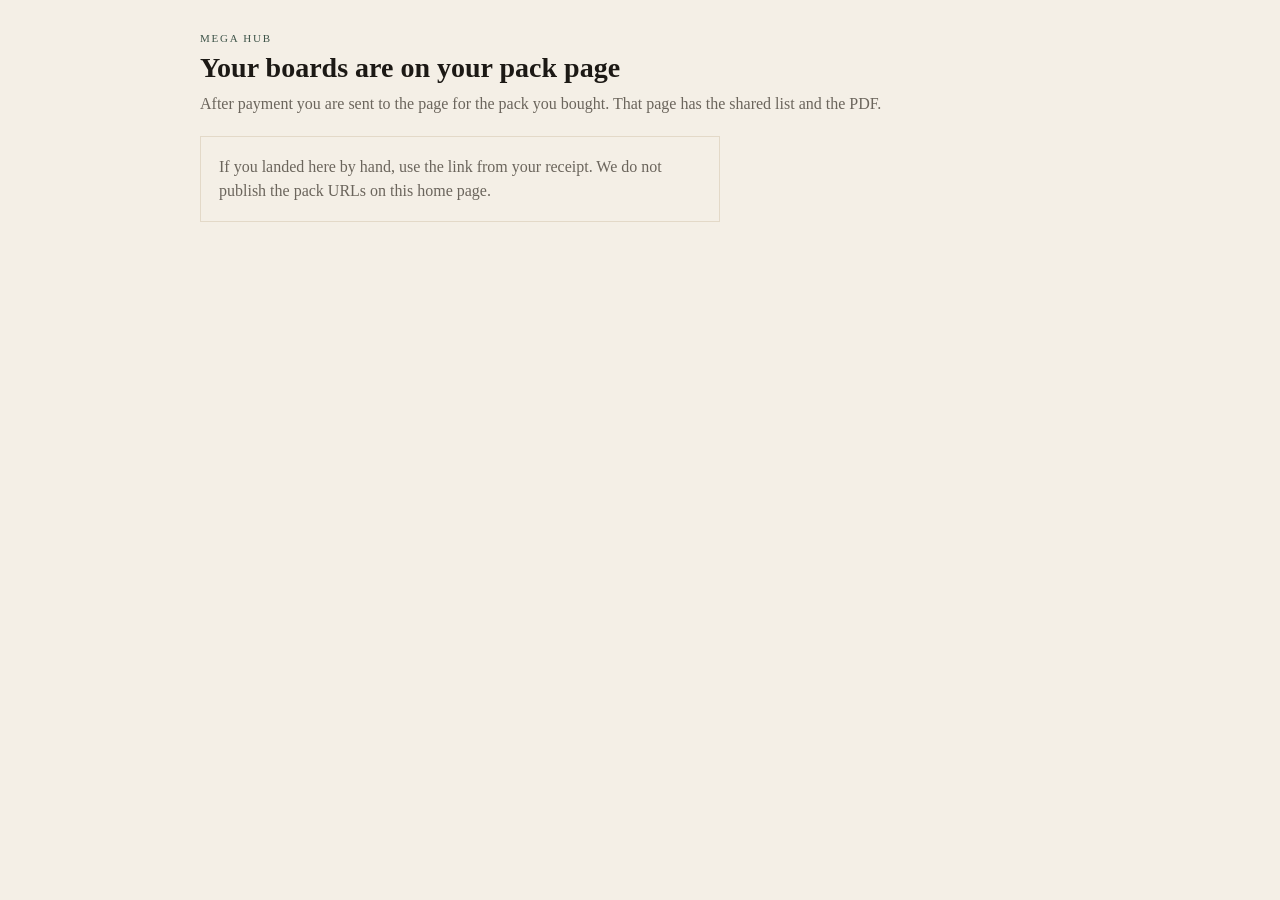
<file: mega-millions-obrigado/index.html>
<!doctype html>
<html lang="en">
<head>
<meta charset="utf-8"/>
<meta name="viewport" content="width=device-width,initial-scale=1"/>
<title>Mega Hub · Your boards</title>
<style>
:root{--cream:#F4EFE6;--ink:#1C1915;--sage:#3D5348;--muted:#6B655C;--line:#E3D9C8}
*{box-sizing:border-box}
html,body{margin:0;background:var(--cream);color:var(--ink);font-family:Georgia,serif}
.wrap{max-width:920px;margin:0 auto;padding:32px 20px 64px}
.kicker{letter-spacing:.16em;text-transform:uppercase;font-size:11px;color:var(--sage);margin:0 0 8px}
h1{font-size:28px;margin:0 0 8px}
.meta{color:var(--muted);margin:0 0 20px;line-height:1.5}
.bar{display:flex;gap:10px;flex-wrap:wrap;margin:0 0 22px}
a.btn{display:inline-block;background:var(--ink);color:var(--cream);text-decoration:none;padding:10px 14px;font-size:14px}
a.btn.ghost{background:transparent;color:var(--ink);border:1px solid var(--ink)}
.note{font-size:13px;color:var(--muted);border-top:1px solid var(--line);padding-top:14px;margin-top:8px}
table{width:100%;border-collapse:collapse;font-family:ui-monospace,SFMono-Regular,Menlo,Consolas,monospace;font-size:13px}
th{text-align:left;font-size:11px;letter-spacing:.08em;color:var(--muted);padding:6px 8px;border-bottom:1px solid var(--line)}
td{padding:5px 8px;border-bottom:1px solid #efe6d8}
td.n{width:54px;color:var(--muted)}
td.mega{width:52px;font-weight:700}
tr.pick{cursor:pointer}
tr.pick:hover{background:#efe6d8}
.home-card{border:1px solid var(--line);padding:18px;margin:18px 0 0;max-width:520px}
.modal{display:none;position:fixed;inset:0;background:rgba(28,25,21,.72);z-index:40;padding:16px;overflow:auto}
.modal.open{display:flex;align-items:center;justify-content:center}
.slip{position:relative;width:min(420px,94vw);background:#fff;box-shadow:0 16px 50px rgba(0,0,0,.28)}
.slip img{display:block;width:100%;height:auto}
.slip .nums{position:absolute;left:9%;right:9%;top:47.2%;height:8.6%;display:flex;align-items:center;justify-content:space-between;font-family:Arial,Helvetica,sans-serif;font-weight:800;color:#111;letter-spacing:.02em}
.slip .nums span{font-size:clamp(18px,6.4vw,28px)}
.slip .nums .qp{letter-spacing:0}
.modal .x{position:absolute;top:10px;right:14px;border:0;background:transparent;color:#fff;font-size:28px;cursor:pointer}
.notice{background:#fff;border:1px solid var(--line);padding:18px 18px 16px;margin:0 0 22px}
.notice .who{margin:0 0 10px;font-size:18px}
.notice .draw{margin:0 0 10px;font-size:16px}
.notice .draw strong{font-weight:700}
.notice .keep{margin:0;color:var(--muted);font-size:14px;line-height:1.55}
.thanks{max-width:520px}
.field{margin:18px 0 12px}
.field label{display:block;font-size:13px;margin:0 0 6px;color:var(--muted)}
.field input{width:100%;padding:12px 12px;font-size:16px;border:1px solid var(--line);background:#fff;color:var(--ink);font-family:Georgia,serif}
.field input:focus{outline:2px solid var(--sage);border-color:var(--sage)}
button.go{display:inline-block;background:var(--ink);color:var(--cream);border:0;padding:12px 16px;font-size:15px;cursor:pointer;font-family:Georgia,serif}
.err{display:none;color:#8a2b2b;font-size:13px;margin:0 0 12px}
.err.show{display:block}
.logo{display:block;width:min(280px,70vw);height:auto;margin:0 0 18px}
.thanks-card{background:#fff;border:1px solid var(--line);padding:28px 24px 26px;max-width:460px}
.emailbar{display:flex;gap:8px;flex-wrap:wrap;align-items:center;background:#fff;border:1px solid var(--line);padding:10px;margin:0 0 18px}
.emailbar input{flex:1;min-width:180px;padding:10px 12px;font-size:15px;border:1px solid var(--line);background:var(--cream);color:var(--ink);font-family:Georgia,serif}
.emailbar button{background:var(--ink);color:var(--cream);border:0;padding:10px 14px;font-size:14px;cursor:pointer;font-family:Georgia,serif}
.boards{display:none}
.boards.show{display:block}
</style>
</head>
<body>
<main class="wrap">
<p class="kicker">Mega Hub</p>
<h1>Your boards are on your pack page</h1>
<p class="meta">After payment you are sent to the page for the pack you bought. That page has the shared list and the PDF.</p>
<div class="home-card">
<p class="meta" style="margin:0">If you landed here by hand, use the link from your receipt. We do not publish the pack URLs on this home page.</p>
</div>
</main>
</body>
</html>
</file>
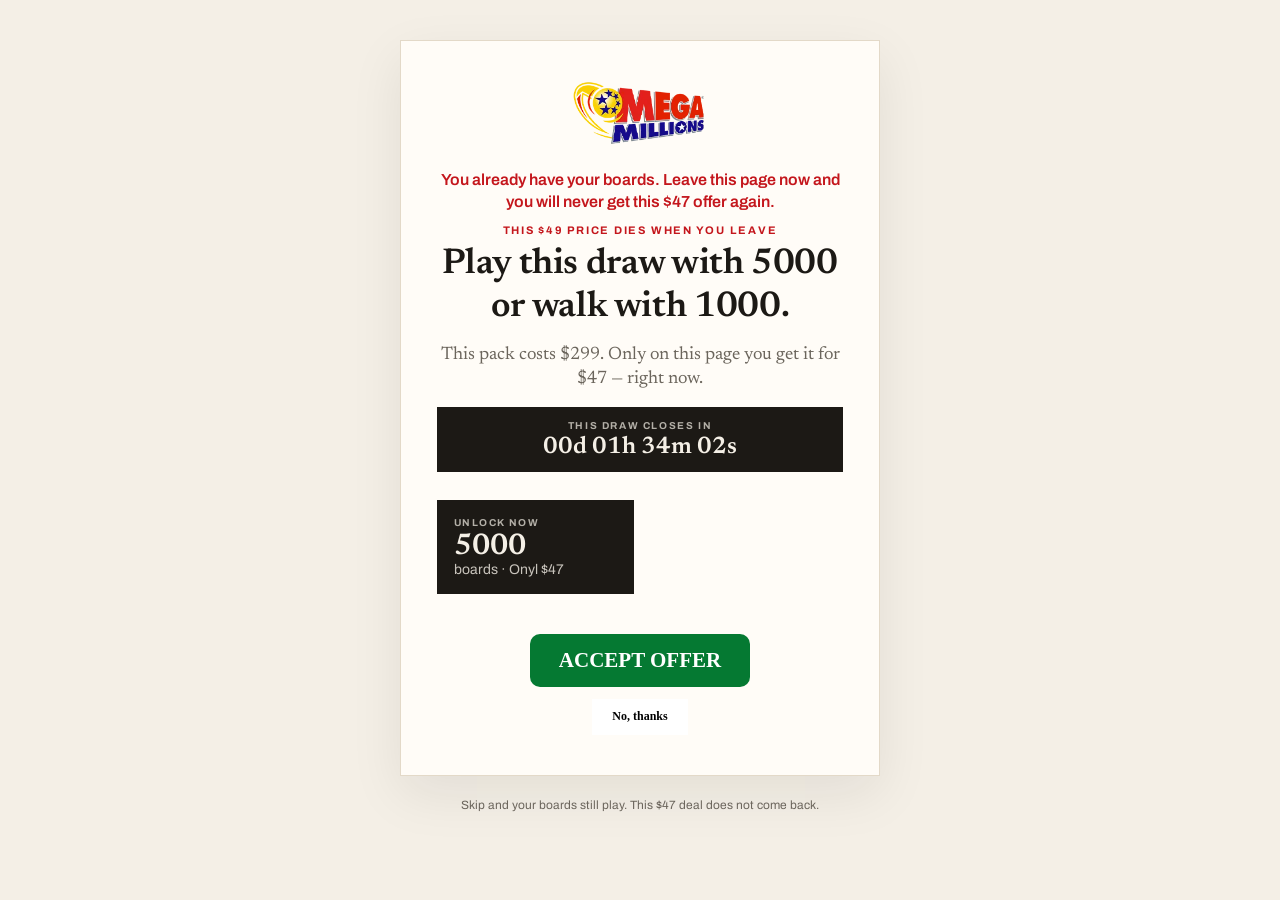
<file: mega-millions-obrigado/discount-boards/index.html>
<!DOCTYPE html><html lang="en"><head>
<meta charset="utf-8">
<meta name="viewport" content="width=device-width, initial-scale=1">
<title>Special offer — Mega Millions</title>
<meta name="robots" content="noindex,nofollow">
<link rel="icon" href="images/favicon.svg">
<link rel="stylesheet" href="css/styles.css">
<script src="https://www.digistore24-scripts.com/service/digistore.js"></script>
<script type="text/javascript">
digistorePromocode( { "product_id": 735710, "adjust_all_urls": true, "adjust_domain": true } );
</script>


</head>
<body data-from="pro" data-to="agency" data-extra="49">
 
  <div class="wrap">
    <article class="card">
      <img class="logo" alt="Mega Millions" width="220" height="72" src="images/logo-mm.webp">
      <p class="warn">You already have your boards. Leave this page now and you will never get this $47 offer again.</p>
      <p class="dies">This $49 price dies when you leave</p>
      <h1>
        <span>Play this draw with 5000</span>
        <span>or walk with 1000.</span>
      </h1>
      <p class="price-line">This pack costs $299. Only on this page you get it for $47 — right now.</p>
      <div class="closes">
        <small>This draw closes in</small>
        <span class="t" id="timer">—</span>
      </div>
      <div class="grid">
        
        <div class="box dark">
          <p class="k">UNLOCK NOW</p>
          <p class="n">5000</p>
          <p class="s">boards · Onyl $47</p>
        </div>
      </div>
      <div style="margin-top: 40px;">
      <div style="display: flex; flex-direction: column; align-items: center; gap: 12px;"><a href="https://www.checkout-ds24.com/answer/yes?template=light&product=735711" style="font-family: 'Poppins'; font-size: 21px; font-weight: 600; line-height: 1.3; color: #ffffff; background-color: #057932; border: none; border-radius: 10px; padding: 13px 7%; cursor: pointer; text-align: center; display: block; margin: auto; text-decoration: none;">ACCEPT OFFER</a><a href="https://www.checkout-ds24.com/answer/no" style="font-family: 'Poppins'; font-size: 12px; font-weight: 600; line-height: 1.3; color: #000000; background-color: #ffffff; border: none; border-radius: 0px; padding: 10px 5%; cursor: pointer; text-align: center; display: block; margin: auto; text-decoration: none;">No, thanks</a></div>
      </div>
    </article>
    <p class="foot">Skip and your boards still play. This $47 deal does not come back.</p>
  </div>
  <script src="js/app.js" defer=""></script>


</body></html>
</file>
<file: mega-millions-obrigado/discount-boards/css/styles.css>
@font-face {
  font-family: "Archivo";
  font-style: normal;
  font-weight: 100 900;
  font-display: swap;
  src: url("../fonts/archivo.woff2") format("woff2");
}
@font-face {
  font-family: "Archivo Black";
  font-style: normal;
  font-weight: 400;
  font-display: swap;
  src: url("../fonts/archivo-black.woff2") format("woff2");
}
@font-face {
  font-family: "Newsreader";
  font-style: normal;
  font-weight: 200 800;
  font-display: swap;
  src: url("../fonts/newsreader.woff2") format("woff2");
}
:root {
  --cream: #f4efe6;
  --card: #fffcf7;
  --ink: #1c1915;
  --muted: #6b655c;
  --line: #e3d9c8;
  --win: #1f6b4a;
  --banner: #c4161c;
}
* { box-sizing: border-box; }
html, body { margin: 0; min-height: 100%; }
body {
  min-height: 100dvh;
  background: var(--cream);
  color: var(--ink);
  font-family: Archivo, Helvetica, Arial, sans-serif;
  -webkit-font-smoothing: antialiased;
}
.wrap { max-width: 32rem; margin: 0 auto; padding: 2.5rem 1rem 3rem; }
.card {
  border: 1px solid var(--line);
  background: var(--card);
  padding: 2rem 1.5rem 2.5rem;
  box-shadow: 0 18px 50px rgba(28,25,21,.08);
}
@media (min-width: 640px) { .card { padding: 2.5rem 2.25rem; } }
.logo { display: block; height: 4rem; width: auto; margin: 0 auto 1.5rem; }
.warn {
  text-align: center;
  font-size: 16px;
  font-weight: 600;
  line-height: 1.35;
  color: var(--banner);
  margin: 0;
}
.dies {
  margin: .75rem 0 0;
  text-align: center;
  font-size: 11px;
  font-weight: 700;
  letter-spacing: .16em;
  text-transform: uppercase;
  color: var(--banner);
}
h1 {
  margin: .5rem 0 0;
  text-align: center;
  font-family: Newsreader, Georgia, serif;
  font-size: clamp(20px, 5vw, 36px);
  font-weight: 600;
  line-height: 1.2;
  letter-spacing: -.01em;
}
h1 span { display: block; }
.price-line {
  margin: .75rem 0 0;
  text-align: center;
  font-family: Newsreader, Georgia, serif;
  font-size: 1.125rem;
  line-height: 1.35;
  color: var(--muted);
}
.closes {
  margin-top: 1rem;
  border: 1px solid var(--ink);
  background: var(--ink);
  color: var(--cream);
  padding: .75rem 1rem;
  text-align: center;
}
.closes small {
  display: block;
  font-size: 10px;
  font-weight: 700;
  letter-spacing: .16em;
  text-transform: uppercase;
  color: rgba(244,239,230,.7);
}
.closes .t {
  display: block;
  margin-top: .25rem;
  font-family: Newsreader, Georgia, serif;
  font-size: 1.5rem;
  font-weight: 600;
  font-variant-numeric: tabular-nums;
}
.grid { margin-top: 1.75rem; display: grid; grid-template-columns: 1fr 1fr; gap: .75rem; }
.box { border: 1px solid var(--line); padding: 1rem; }
.box.dark { border-color: var(--ink); background: var(--ink); color: var(--cream); }
.box .k {
  margin: 0;
  font-size: 10px;
  font-weight: 700;
  letter-spacing: .14em;
  text-transform: uppercase;
  color: var(--muted);
}
.box.dark .k { color: rgba(244,239,230,.7); }
.box .n {
  margin: .25rem 0 0;
  font-family: Newsreader, Georgia, serif;
  font-size: 1.875rem;
  font-weight: 600;
}
.box .s { margin: 0; font-size: 14px; color: var(--muted); }
.box.dark .s { color: rgba(244,239,230,.8); }
.gone { margin: 1rem 0 0; font-size: 14px; font-weight: 600; }
.cta {
  display: block;
  width: 100%;
  min-height: 3rem;
  margin-top: 1.75rem;
  border: 0;
  background: var(--win);
  color: #fff;
  font-family: inherit;
  font-size: 15px;
  font-weight: 700;
  cursor: pointer;
}
.cta:disabled { opacity: .7; cursor: wait; }
.skip {
  display: block;
  margin-top: .75rem;
  min-height: 2.75rem;
  padding: .5rem;
  text-align: center;
  font-size: 14px;
  font-weight: 600;
  color: var(--muted);
  text-decoration: underline;
  text-underline-offset: 4px;
}
.foot {
  margin: 1.25rem auto 0;
  max-width: 28rem;
  text-align: center;
  font-size: 12px;
  line-height: 1.5;
  color: var(--muted);
}
.dir { max-width: 36rem; margin: 0 auto; padding: 2.5rem 1.25rem 3rem; }
.dir h1 { text-align: left; font-size: 28px; }
.dir p { color: var(--muted); line-height: 1.5; }
.dir a { color: var(--ink); }
.dir table { width: 100%; border-collapse: collapse; margin-top: 1.25rem; font-size: 14px; }
.dir th, .dir td { border-bottom: 1px solid var(--line); padding: .7rem .4rem; text-align: left; }
.dir code { font-size: 12px; }
</file>
